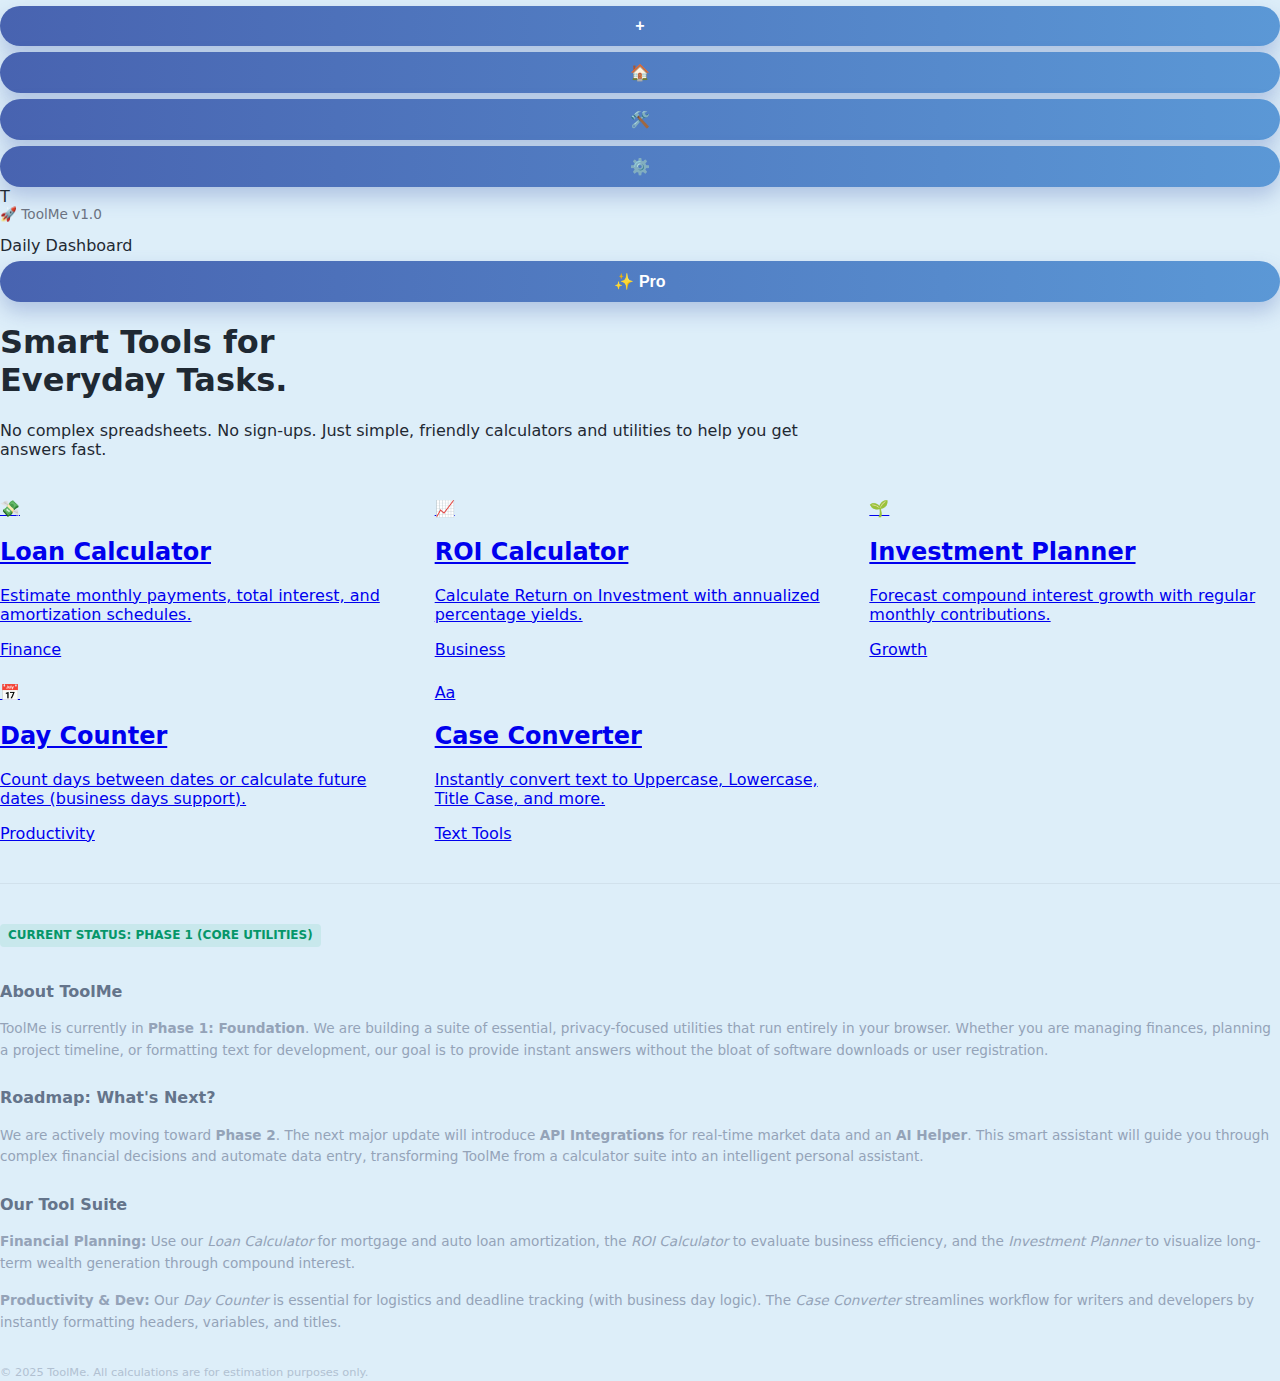
<file: index.html>
<!DOCTYPE html>
<html lang="en">
<head>
    <meta charset="UTF-8" />
    <title>ToolMe – Free Online Financial & Productivity Tools</title>
    <meta name="description" content="Free online calculators for loans, ROI, and investments, plus productivity tools like day counters and text case converters. Simple, fast, and mobile-friendly.">
    <meta name="viewport" content="width=device-width, initial-scale=1" />
    
    <!-- Importing the clean font -->
    <link href="https://fonts.googleapis.com/css2?family=Plus+Jakarta+Sans:wght@400;500;600;700&display=swap" rel="stylesheet">
    <link rel="stylesheet" href="style.css" />
    
    <style>
        /* Specific tweaks for this dashboard layout */
        .hero-section {
            max-width: 800px;
            margin-bottom: 40px;
        }
        
        /* Grid adjustments to fit 5 items nicely */
        .home-tools-grid {
            display: grid;
            grid-template-columns: repeat(3, 1fr); /* Default to 3 columns */
            gap: 24px;
            margin-bottom: 40px;
        }

        /* SEO Footer Styles */
        .seo-footer {
            margin-top: auto; /* Push to bottom */
            padding-top: 40px;
            border-top: 1px solid rgba(0,0,0,0.05);
            color: #94a3b8; /* Light gray */
            font-size: 0.85rem;
            line-height: 1.6;
        }

        .seo-footer h3 {
            font-size: 1rem;
            color: #64748b; /* Slightly darker gray for headers */
            margin-bottom: 12px;
            margin-top: 24px;
        }
        
        .seo-footer h3:first-child {
            margin-top: 0;
        }

        .seo-footer p {
            margin-bottom: 15px;
        }
        
        /* Highlight tag for Phase text */
        .phase-tag {
            display: inline-block;
            background: rgba(16, 185, 129, 0.1);
            color: #059669;
            padding: 2px 8px;
            border-radius: 4px;
            font-weight: 600;
            font-size: 0.75rem;
            margin-bottom: 8px;
        }

        /* Responsive Grid Logic */
        @media (max-width: 1100px) {
            .home-tools-grid {
                grid-template-columns: repeat(2, 1fr); /* 2 columns on tablets */
            }
        }

        @media (max-width: 600px) {
            .home-tools-grid {
                grid-template-columns: 1fr; /* 1 column on mobile */
            }
        }
    </style>
</head>

<body>

    <div class="home">
        <!-- The Main Glass Container -->
        <div class="app-shell">
            
            <!-- Left Sidebar -->
            <aside class="sidebar">
                <div class="sidebar-top">
                    <!-- Navigation Icons -->
                    <button class="nav-btn primary-btn" title="Add New">+</button>
                    <button class="nav-btn" onclick="window.location.href='index.html'" title="Home">🏠</button>
                    <button class="nav-btn" title="Tools">🛠️</button>
                    <button class="nav-btn" title="Settings">⚙️</button>
                </div>
                <div class="sidebar-bottom">
                    <!-- Brand Logo -->
                    <div class="nav-logo">T</div>
                </div>
            </aside>

            <!-- Main Content Area -->
            <main class="main-content">
                
                <!-- Header -->
                <header class="top-header">
                    <div class="breadcrumbs">
                        <span>🚀 ToolMe v1.0</span>
                    </div>
                    <div class="header-center">Daily Dashboard</div>
                    <button class="upgrade-btn">✨ Pro</button>
                </header>

                <!-- Hero Section (Clean, Text Only) -->
                <section class="hero-section">
                    <div class="hero-text">
                        <h1>Smart Tools for<br>Everyday Tasks.</h1>
                        <p class="hero-subtext">
                            No complex spreadsheets. No sign-ups. Just simple, friendly calculators and utilities to help you get answers fast.
                        </p>
                    </div>
                </section>

                <!-- All 5 Tools Grid -->
                <div class="home-tools-grid">
                    
                    <!-- 1. Loan Calculator -->
                    <a href="loan-calculator.html" class="home-tool-card">
                        <div class="card-icon">💸</div>
                        <div class="card-content">
                            <h2>Loan Calculator</h2>
                            <p>Estimate monthly payments, total interest, and amortization schedules.</p>
                        </div>
                        <span class="card-footer">Finance</span>
                    </a>
                    
                    <!-- 2. ROI Calculator -->
                    <a href="roi-calculator.html" class="home-tool-card">
                        <div class="card-icon">📈</div>
                        <div class="card-content">
                            <h2>ROI Calculator</h2>
                            <p>Calculate Return on Investment with annualized percentage yields.</p>
                        </div>
                        <span class="card-footer">Business</span>
                    </a>

                    <!-- 3. Investment Planner -->
                    <a href="investment-calculator.html" class="home-tool-card">
                        <div class="card-icon">🌱</div>
                        <div class="card-content">
                            <h2>Investment Planner</h2>
                            <p>Forecast compound interest growth with regular monthly contributions.</p>
                        </div>
                        <span class="card-footer">Growth</span>
                    </a>

                    <!-- 4. Day Counter -->
                    <a href="day-counter.html" class="home-tool-card">
                        <div class="card-icon">📅</div>
                        <div class="card-content">
                            <h2>Day Counter</h2>
                            <p>Count days between dates or calculate future dates (business days support).</p>
                        </div>
                        <span class="card-footer">Productivity</span>
                    </a>

                    <!-- 5. Case Converter -->
                    <a href="case-converter.html" class="home-tool-card">
                        <div class="card-icon">Aa</div>
                        <div class="card-content">
                            <h2>Case Converter</h2>
                            <p>Instantly convert text to Uppercase, Lowercase, Title Case, and more.</p>
                        </div>
                        <span class="card-footer">Text Tools</span>
                    </a>

                </div>

                <!-- SEO / About Section at the bottom -->
                <footer class="seo-footer">
                    <span class="phase-tag">CURRENT STATUS: PHASE 1 (CORE UTILITIES)</span>
                    <h3>About ToolMe</h3>
                    <p>
                        ToolMe is currently in <strong>Phase 1: Foundation</strong>. We are building a suite of essential, privacy-focused utilities that run entirely in your browser. Whether you are managing finances, planning a project timeline, or formatting text for development, our goal is to provide instant answers without the bloat of software downloads or user registration.
                    </p>
                    
                    <h3>Roadmap: What's Next?</h3>
                    <p>
                        We are actively moving toward <strong>Phase 2</strong>. The next major update will introduce <strong>API Integrations</strong> for real-time market data and an <strong>AI Helper</strong>. This smart assistant will guide you through complex financial decisions and automate data entry, transforming ToolMe from a calculator suite into an intelligent personal assistant.
                    </p>

                    <h3>Our Tool Suite</h3>
                    <p>
                        <strong>Financial Planning:</strong> Use our <em>Loan Calculator</em> for mortgage and auto loan amortization, the <em>ROI Calculator</em> to evaluate business efficiency, and the <em>Investment Planner</em> to visualize long-term wealth generation through compound interest.
                    </p>
                    <p>
                        <strong>Productivity & Dev:</strong> Our <em>Day Counter</em> is essential for logistics and deadline tracking (with business day logic). The <em>Case Converter</em> streamlines workflow for writers and developers by instantly formatting headers, variables, and titles.
                    </p>
                    
                    <small style="opacity: 0.6; display: block; margin-top: 30px;">
                        © 2025 ToolMe. All calculations are for estimation purposes only.
                    </small>
                </footer>

            </main>
        </div>
    </div>

</body>
</html>
</file>
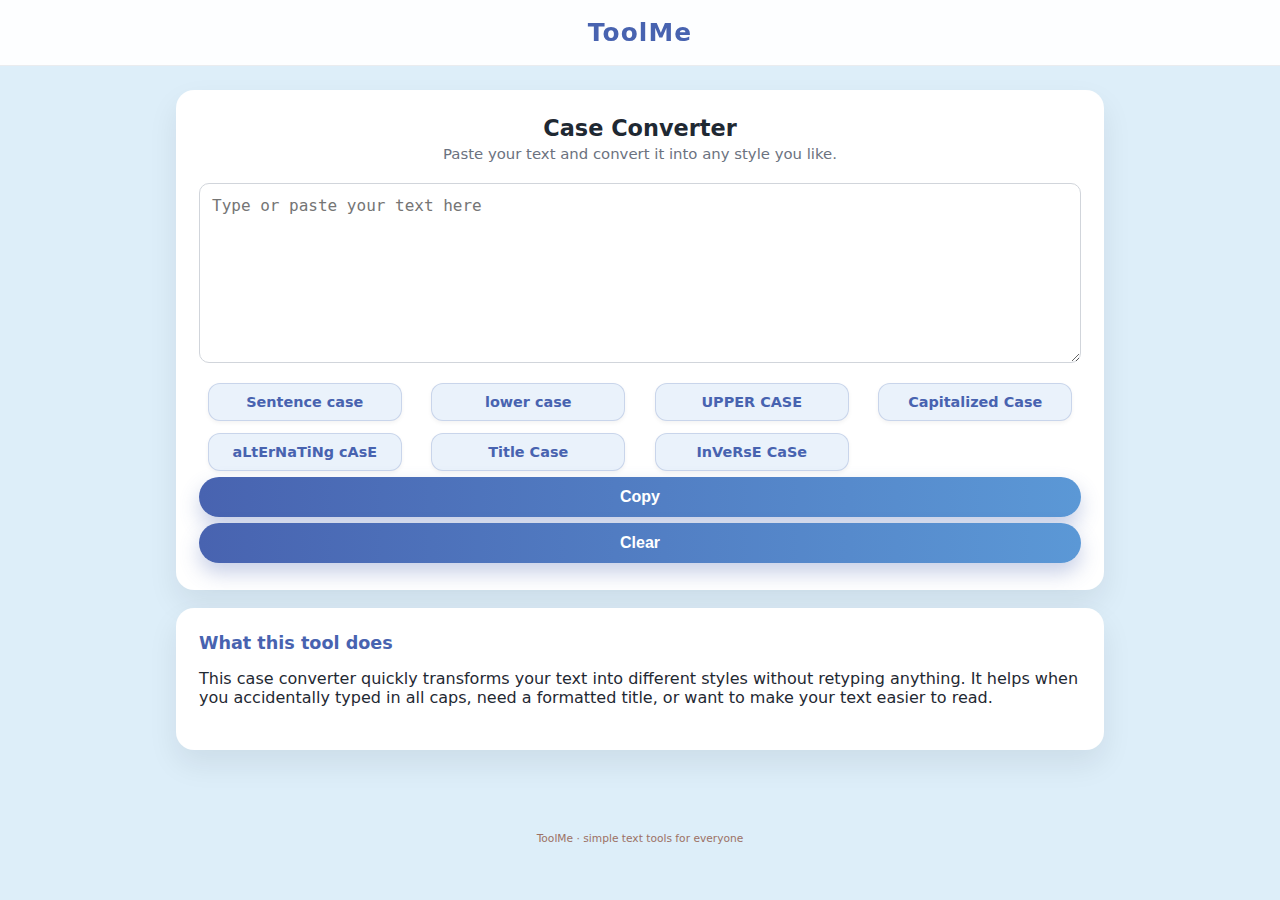
<file: case-converter.html>
<!DOCTYPE html>
<html lang="en">
<head>
  <meta charset="UTF-8">
  <title>Case Converter – Uppercase, Lowercase & More | ToolMe</title>
  <meta name="viewport" content="width=device-width, initial-scale=1">
  <meta name="description" content="Free online case converter: uppercase, lowercase, sentence case, title case, alternating case and more. Simple and fast.">
  <link rel="stylesheet" href="style.css">
</head>

<body>
<header class="site-header">
  <div class="site-header-inner center-header">
    <a href="index.html" class="logo-link">
      <div class="logo">ToolMe</div>
    </a>
  </div>
</header>

<main class="page">
  <section class="card">
    <h1 class="section-title">Case Converter</h1>
    <p class="subtitle">Paste your text and convert it into any style you like.</p>

    <div class="calculator">
      <textarea id="textInput" class="textarea" placeholder="Type or paste your text here"></textarea>

     <div class="case-buttons">
  <button type="button" class="case-btn" data-case="sentence">Sentence case</button>
  <button type="button" class="case-btn" data-case="lower">lower case</button>
  <button type="button" class="case-btn" data-case="upper">UPPER CASE</button>
  <button type="button" class="case-btn" data-case="capitalized">Capitalized Case</button>
  <button type="button" class="case-btn" data-case="alternating">aLtErNaTiNg cAsE</button>
  <button type="button" class="case-btn" data-case="title">Title Case</button>
  <button type="button" class="case-btn" data-case="inverse">InVeRsE CaSe</button>
</div>

      <div class="case-actions">
        <button id="copyBtn">Copy</button>
        <button id="clearBtn">Clear</button>
      </div>
    </div>
  </section>

  <section class="card card-info">
    <h3 class="info-title">What this tool does</h3>
    <p>
      This case converter quickly transforms your text into different styles without retyping anything.
      It helps when you accidentally typed in all caps, need a formatted title,
      or want to make your text easier to read.
    </p>
  </section>
</main>

<footer class="site-footer">
  <small>ToolMe · simple text tools for everyone</small>
</footer>

<script src="script-case.js"></script>
</body>
</html>
</file>
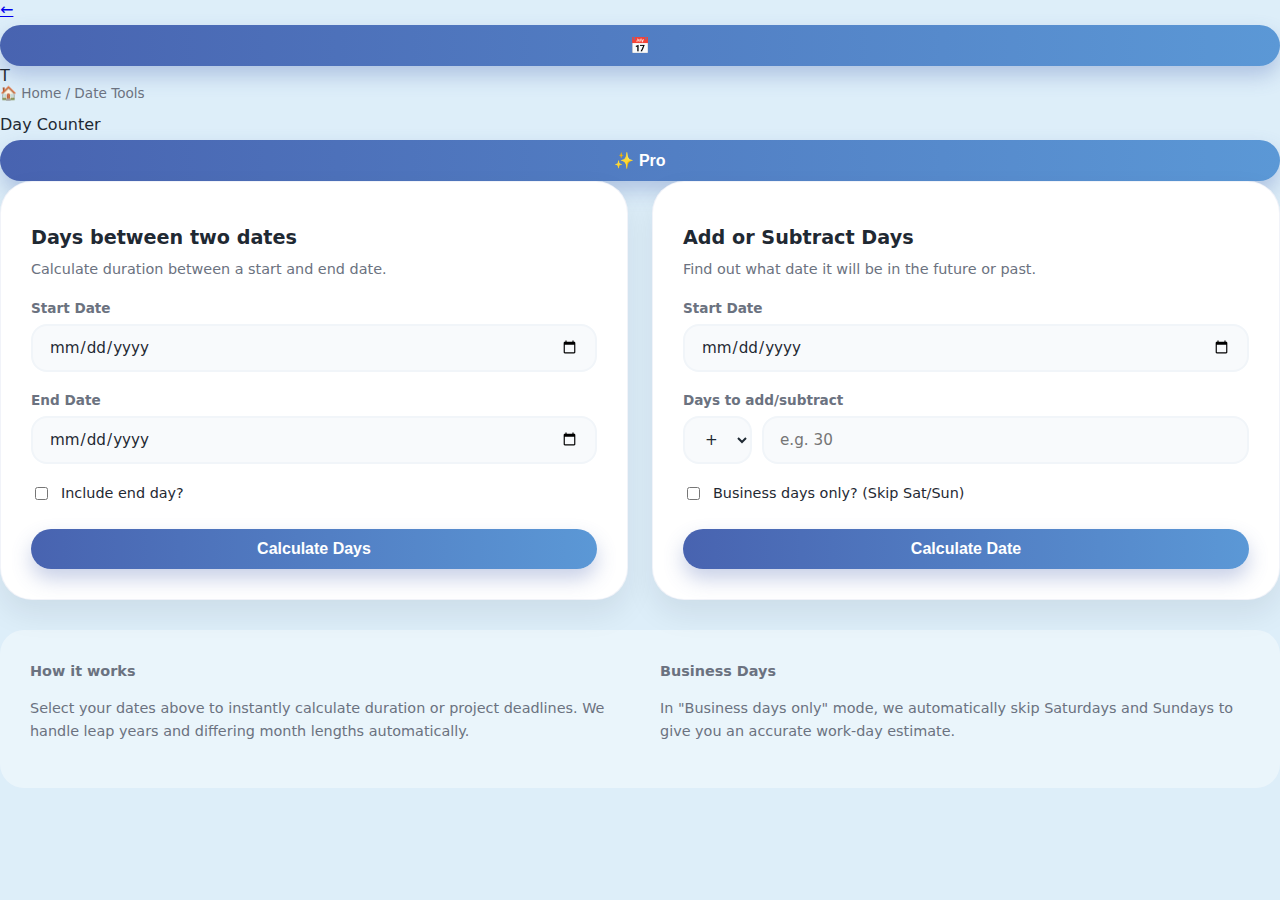
<file: day-counter.html>
<!DOCTYPE html>
<html lang="en">
<head>
  <meta charset="UTF-8" />
  <title>Day Counter – ToolMe</title>
  <meta name="viewport" content="width=device-width, initial-scale=1" />
  <link href="https://fonts.googleapis.com/css2?family=Plus+Jakarta+Sans:wght@400;500;600;700&display=swap" rel="stylesheet">
  <link rel="stylesheet" href="style.css" />

  <style>
    /* Tool Specific Grid Layout */
    .tools-row {
        display: grid;
        grid-template-columns: 1fr 1fr;
        gap: 24px;
        margin-bottom: 30px;
    }

    /* Individual Tool Card */
    .tool-card {
        background: white;
        padding: 30px;
        border-radius: 32px;
        box-shadow: var(--shadow-soft);
        display: flex;
        flex-direction: column;
        gap: 20px;
    }

    .tool-card h2 {
        font-size: 1.2rem;
        margin-bottom: 10px;
        color: var(--text-dark);
    }

    /* Input Styling */
    .input-group label {
        display: block;
        font-size: 0.85rem;
        font-weight: 600;
        margin-bottom: 8px;
        color: var(--text-muted);
    }

    .custom-input {
        width: 100%;
        padding: 12px 16px;
        border: 2px solid #f1f5f9;
        border-radius: 16px;
        font-family: inherit;
        font-size: 0.95rem;
        outline: none;
        transition: 0.2s;
        background: #f8fafc;
        color: var(--text-dark);
    }

    .custom-input:focus {
        border-color: var(--primary-dark);
        background: white;
    }

    .row-inputs {
        display: flex;
        gap: 10px;
    }

    /* Results Box */
    .result-box {
        background: #eef2ff;
        border: 1px solid #e0e7ff;
        padding: 20px;
        border-radius: 20px;
        margin-top: 10px;
    }

    .result-item {
        display: flex;
        justify-content: space-between;
        margin-bottom: 8px;
        font-size: 0.9rem;
    }
    .result-item:last-child { margin-bottom: 0; }
    .result-item strong { color: var(--primary-dark); }

    /* SEO/Info Section at bottom */
    .info-section {
        background: rgba(255,255,255,0.4);
        border-radius: 24px;
        padding: 30px;
        font-size: 0.9rem;
        line-height: 1.6;
        color: var(--text-muted);
        display: grid;
        grid-template-columns: 1fr 1fr;
        gap: 40px;
    }

    @media (max-width: 900px) {
        .tools-row, .info-section { grid-template-columns: 1fr; }
    }
  </style>
</head>

<body>

<div class="home">
    <div class="app-shell">
        
        <aside class="sidebar">
            <div class="sidebar-top">
                <a href="index.html" class="nav-btn primary-btn">←</a>
                <button class="nav-btn">📅</button>
            </div>
            <div class="sidebar-bottom">
                <div class="nav-logo">T</div>
            </div>
        </aside>

        <main class="main-content">
            
            <header class="top-header">
                <div class="breadcrumbs">
                    <a href="index.html" style="color:inherit;">🏠 Home</a> 
                    <span> / Date Tools</span>
                </div>
                <div class="header-center">Day Counter</div>
                <button class="upgrade-btn">✨ Pro</button>
            </header>

            <div class="tools-row">
                
                <section class="tool-card">
                    <div>
                        <h2>Days between two dates</h2>
                        <p style="font-size:0.9rem; color:var(--text-muted);">Calculate duration between a start and end date.</p>
                    </div>

                    <div class="input-group">
                        <label>Start Date</label>
                        <input type="date" id="dcStartDate" class="custom-input" />
                    </div>
                    
                    <div class="input-group">
                        <label>End Date</label>
                        <input type="date" id="dcEndDate" class="custom-input" />
                    </div>

                    <label style="display:flex; align-items:center; gap:10px; font-size:0.9rem;">
                        <input type="checkbox" id="dcIncludeEnd" /> Include end day?
                    </label>

                    <button id="dcCalculateBtn" class="pill-btn dark" style="width:100%; justify-content:center;">Calculate Days</button>

                    <div id="dcResults" class="result-box" style="display:none;">
                        <div class="result-item"><span>Total days:</span> <strong id="dcTotalDays">-</strong></div>
                        <div class="result-item"><span>Weekdays:</span> <strong id="dcWeekdays">-</strong></div>
                        <div class="result-item"><span>Weekends:</span> <strong id="dcWeekendDays">-</strong></div>
                    </div>
                </section>


                <section class="tool-card">
                    <div>
                        <h2>Add or Subtract Days</h2>
                        <p style="font-size:0.9rem; color:var(--text-muted);">Find out what date it will be in the future or past.</p>
                    </div>

                    <div class="input-group">
                        <label>Start Date</label>
                        <input type="date" id="cfStartDate" class="custom-input" />
                    </div>

                    <div class="input-group">
                        <label>Days to add/subtract</label>
                        <div class="row-inputs">
                            <select id="cfDirection" class="custom-input" style="width:70px;">
                                <option value="+">+</option>
                                <option value="-">−</option>
                            </select>
                            <input type="number" id="cfDays" placeholder="e.g. 30" class="custom-input" />
                        </div>
                    </div>

                    <label style="display:flex; align-items:center; gap:10px; font-size:0.9rem;">
                        <input type="checkbox" id="cfBusinessOnly" /> Business days only? (Skip Sat/Sun)
                    </label>

                    <button id="cfCalculateBtn" class="pill-btn dark" style="width:100%; justify-content:center;">Calculate Date</button>

                    <div id="cfResults" class="result-box" style="display:none;">
                        <div class="result-item"><span>Result Date:</span> <strong id="cfResultDate">-</strong></div>
                        <div class="result-item"><span>Day of Week:</span> <strong id="cfResultDay">-</strong></div>
                    </div>
                </section>
            </div>

            <div class="info-section">
                <div>
                    <strong style="display:block; margin-bottom:10px; color:var(--text-dark);">How it works</strong>
                    <p>Select your dates above to instantly calculate duration or project deadlines. We handle leap years and differing month lengths automatically.</p>
                </div>
                <div>
                    <strong style="display:block; margin-bottom:10px; color:var(--text-dark);">Business Days</strong>
                    <p>In "Business days only" mode, we automatically skip Saturdays and Sundays to give you an accurate work-day estimate.</p>
                </div>
            </div>

        </main>
    </div>
</div>

<script src="script-daycounter.js"></script>
</body>
</html>
</file>
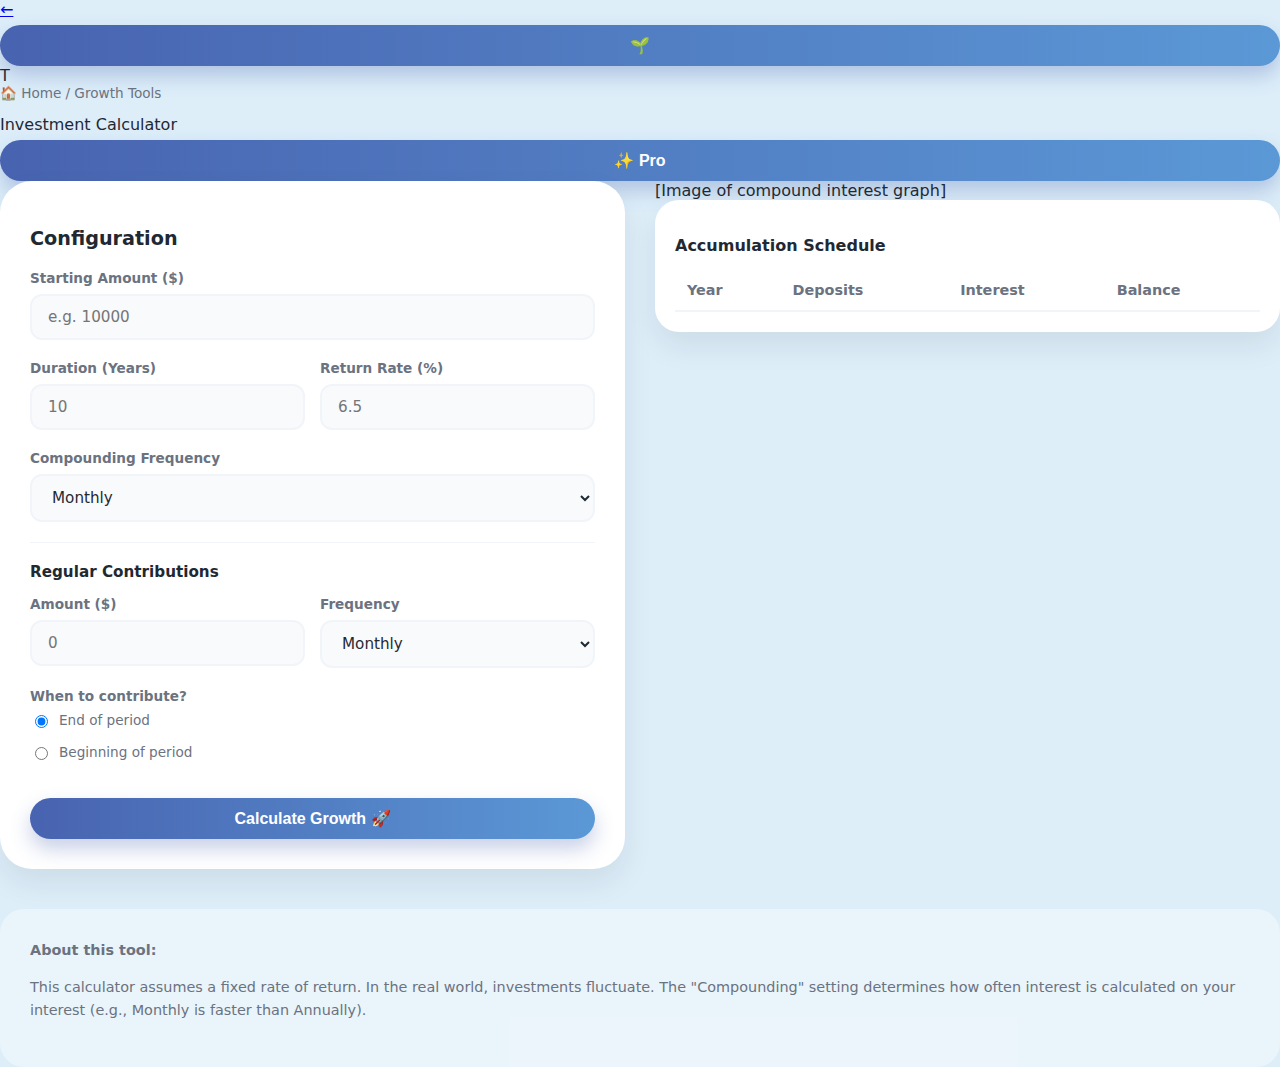
<file: investment-calculator.html>
<!DOCTYPE html>
<html lang="en">
<head>
  <meta charset="UTF-8" />
  <title>Investment Calculator – ToolMe</title>
  <meta name="viewport" content="width=device-width, initial-scale=1" />
  <link href="https://fonts.googleapis.com/css2?family=Plus+Jakarta+Sans:wght@400;500;600;700&display=swap" rel="stylesheet">
  <link rel="stylesheet" href="style.css" />

  <style>
    /* Two-Column Layout for Calculator */
    .calc-layout {
        display: grid;
        grid-template-columns: 1fr 1fr;
        gap: 30px;
        align-items: start;
    }

    /* Input Section */
    .input-card {
        background: white;
        padding: 30px;
        border-radius: 32px;
        box-shadow: var(--shadow-soft);
    }

    .input-group { margin-bottom: 20px; }
    
    .input-group label {
        display: block;
        font-size: 0.85rem;
        font-weight: 600;
        margin-bottom: 8px;
        color: var(--text-muted);
    }

    .custom-input {
        width: 100%;
        padding: 12px 16px;
        border: 2px solid #f1f5f9;
        border-radius: 12px;
        font-family: inherit;
        font-size: 0.95rem;
        outline: none;
        transition: 0.2s;
        background: #f8fafc;
        color: var(--text-dark);
    }

    .custom-input:focus {
        border-color: var(--primary-dark);
        background: white;
    }

    /* Row for shorter inputs */
    .input-row {
        display: grid;
        grid-template-columns: 1fr 1fr;
        gap: 15px;
    }

    /* Result Section */
    .result-card {
        background: var(--primary-dark);
        color: white;
        padding: 30px;
        border-radius: 32px;
        box-shadow: var(--shadow-float);
        margin-bottom: 24px;
        text-align: center;
    }

    .result-card h3 {
        font-size: 0.9rem;
        opacity: 0.8;
        margin-bottom: 10px;
        text-transform: uppercase;
        letter-spacing: 1px;
    }

    .big-balance {
        font-size: 2.5rem;
        font-weight: 700;
        margin-bottom: 20px;
        color: #fff;
    }

    .stats-grid {
        display: grid;
        grid-template-columns: 1fr 1fr 1fr;
        gap: 10px;
        border-top: 1px solid rgba(255,255,255,0.2);
        padding-top: 20px;
    }

    .stat-item span { display: block; font-size: 0.75rem; opacity: 0.7; }
    .stat-item strong { display: block; font-size: 1.1rem; margin-top: 5px; }

    /* Table Styling */
    .table-card {
        background: white;
        border-radius: 24px;
        padding: 20px;
        box-shadow: var(--shadow-soft);
        max-height: 400px;
        overflow-y: auto;
    }

    .modern-table {
        width: 100%;
        border-collapse: collapse;
        font-size: 0.9rem;
    }

    .modern-table th {
        text-align: left;
        padding: 12px;
        border-bottom: 2px solid #f1f5f9;
        color: var(--text-muted);
        font-weight: 600;
        position: sticky;
        top: 0;
        background: white;
    }

    .modern-table td {
        padding: 12px;
        border-bottom: 1px solid #f1f5f9;
        color: var(--text-dark);
    }

    /* Radio Group */
    .radio-group {
        display: flex;
        flex-direction: column;
        gap: 8px;
        margin-top: 8px;
    }
    .radio-group label {
        display: flex;
        align-items: center;
        gap: 8px;
        font-weight: 400;
        cursor: pointer;
    }

    /* SEO Info */
    .info-section {
        margin-top: 40px;
        background: rgba(255,255,255,0.4);
        border-radius: 24px;
        padding: 30px;
        color: var(--text-muted);
        font-size: 0.9rem;
        line-height: 1.6;
    }

    @media (max-width: 900px) {
        .calc-layout { grid-template-columns: 1fr; }
    }
  </style>
</head>

<body>

<div class="home">
    <div class="app-shell">
        
        <aside class="sidebar">
            <div class="sidebar-top">
                <a href="index.html" class="nav-btn primary-btn">←</a>
                <button class="nav-btn">🌱</button>
            </div>
            <div class="sidebar-bottom">
                <div class="nav-logo">T</div>
            </div>
        </aside>

        <main class="main-content">
            
            <header class="top-header">
                <div class="breadcrumbs">
                    <a href="index.html" style="color:inherit;">🏠 Home</a> 
                    <span> / Growth Tools</span>
                </div>
                <div class="header-center">Investment Calculator</div>
                <button class="upgrade-btn">✨ Pro</button>
            </header>

            <div class="calc-layout">
                
                <div class="input-card">
                    <h2 style="margin-bottom: 20px; font-size:1.2rem;">Configuration</h2>
                    
                    <div class="input-group">
                        <label>Starting Amount ($)</label>
                        <input type="number" id="invStart" class="custom-input" placeholder="e.g. 10000" />
                    </div>

                    <div class="input-row">
                        <div class="input-group">
                            <label>Duration (Years)</label>
                            <input type="number" id="invYears" class="custom-input" placeholder="10" />
                        </div>
                        <div class="input-group">
                            <label>Return Rate (%)</label>
                            <input type="number" id="invRate" class="custom-input" placeholder="6.5" />
                        </div>
                    </div>

                    <div class="input-group">
                        <label>Compounding Frequency</label>
                        <select id="invCompound" class="custom-input">
                            <option value="annually">Annually</option>
                            <option value="monthly" selected>Monthly</option>
                        </select>
                    </div>

                    <hr style="border:0; border-top:1px solid #f1f5f9; margin: 20px 0;">
                    
                    <h3 style="font-size:0.95rem; margin-bottom:15px;">Regular Contributions</h3>

                    <div class="input-row">
                        <div class="input-group">
                            <label>Amount ($)</label>
                            <input type="number" id="invContribution" class="custom-input" placeholder="0" />
                        </div>
                        <div class="input-group">
                            <label>Frequency</label>
                            <select id="invContributionFreq" class="custom-input">
                                <option value="monthly" selected>Monthly</option>
                                <option value="yearly">Yearly</option>
                            </select>
                        </div>
                    </div>

                    <div class="input-group">
                        <label>When to contribute?</label>
                        <div class="radio-group">
                            <label><input type="radio" name="invTiming" value="end" checked /> End of period</label>
                            <label><input type="radio" name="invTiming" value="beginning" /> Beginning of period</label>
                        </div>
                    </div>

                    <button id="invCalcBtn" class="pill-btn dark" style="width:100%; justify-content:center; margin-top:10px;">Calculate Growth 🚀</button>
                </div>

                <div class="right-column">
                    
                    <div id="invResults" class="result-card" style="display:none;">
                        <h3>Estimated End Balance</h3>
                        <div class="big-balance" id="invEndBalance">$0.00</div>
                        
                        <div class="stats-grid">
                            <div class="stat-item">
                                <span>Principal</span>
                                <strong id="invStartOut">$0</strong>
                            </div>
                            <div class="stat-item">
                                <span>Contributions</span>
                                <strong id="invTotalContrib">$0</strong>
                            </div>
                            <div class="stat-item">
                                <span>Interest</span>
                                <strong id="invTotalInterest">$0</strong>
                            </div>
                        </div>
                    </div>

                    

[Image of compound interest graph]

                    <div class="table-card">
                        <h3 style="margin-bottom:15px; font-size:1rem;">Accumulation Schedule</h3>
                        <table class="modern-table" id="invScheduleTable">
                            <thead>
                                <tr>
                                    <th>Year</th>
                                    <th>Deposits</th>
                                    <th>Interest</th>
                                    <th>Balance</th>
                                </tr>
                            </thead>
                            <tbody>
                                </tbody>
                        </table>
                    </div>

                </div>
            </div>

            <div class="info-section">
                <strong>About this tool:</strong>
                <p>This calculator assumes a fixed rate of return. In the real world, investments fluctuate. The "Compounding" setting determines how often interest is calculated on your interest (e.g., Monthly is faster than Annually).</p>
            </div>

        </main>
    </div>
</div>

<script src="script-investment.js"></script>
</body>
</html>
</file>
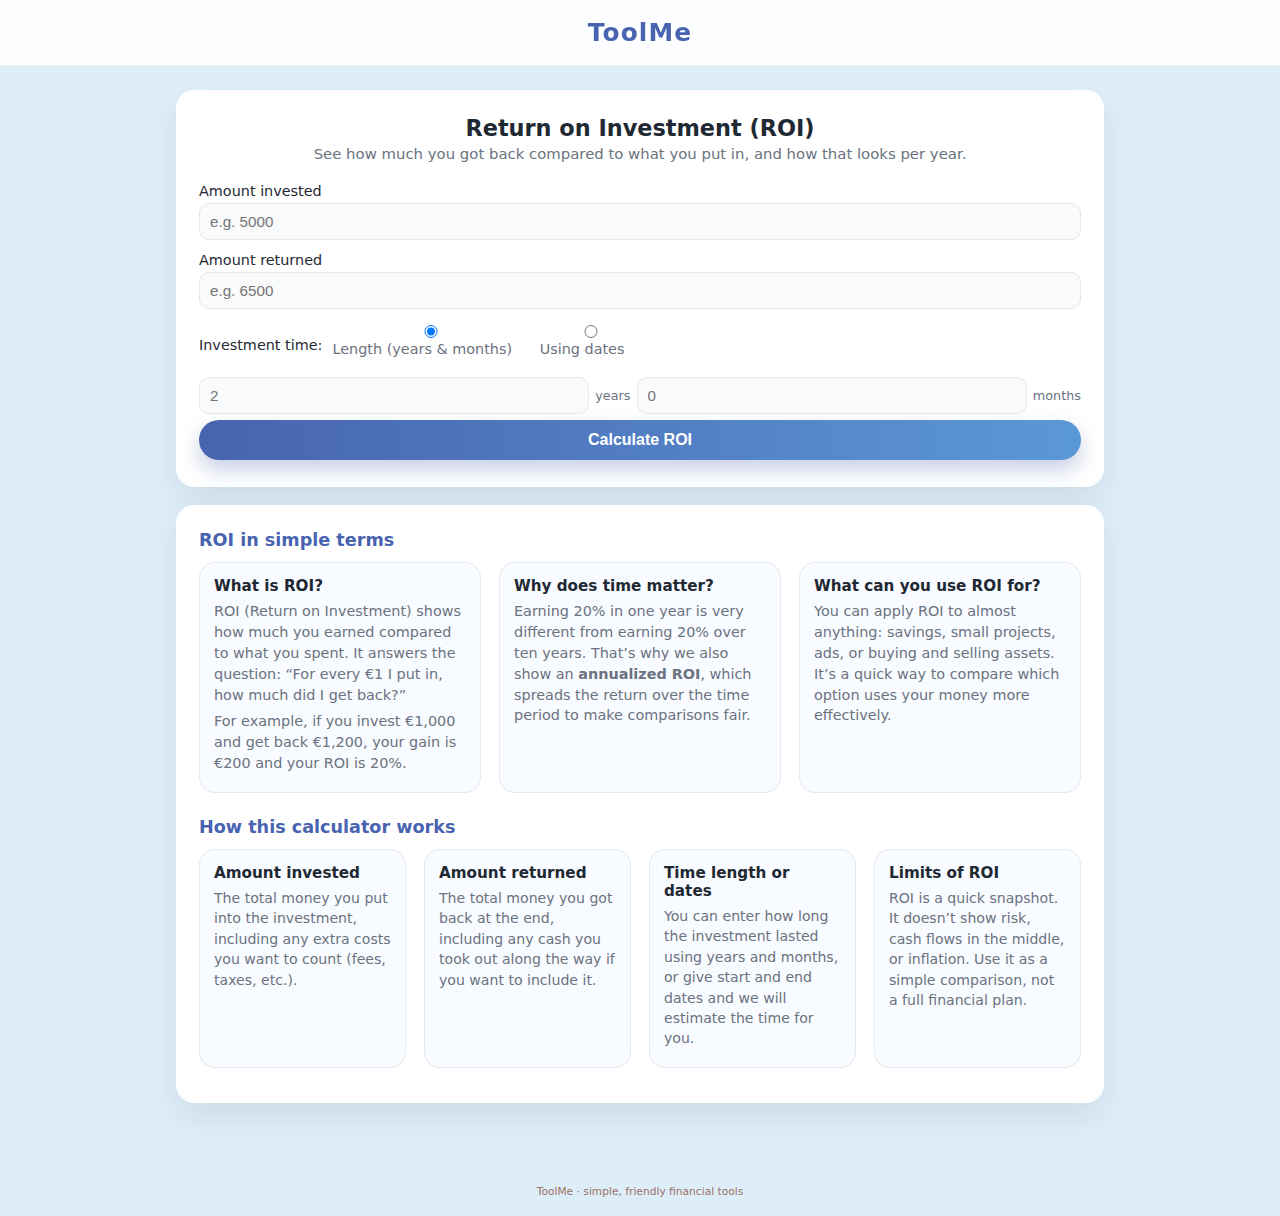
<file: roi-calculator.html>
<!DOCTYPE html>
<html lang="en">
<head>
  <meta charset="UTF-8" />
  <title>ROI Calculator – ToolMe</title>
  <meta name="viewport" content="width=device-width, initial-scale=1" />
  <link rel="stylesheet" href="style.css" />
</head>

<body>
  <!-- Header with centered ToolMe -->
  <header class="site-header">
    <div class="site-header-inner center-header">
      <a href="index.html" class="logo-link">
        <div class="logo">ToolMe</div>
      </a>
    </div>
  </header>

  <main class="page">
    <!-- ROI Calculator Card -->
    <section class="card">
      <h2 class="section-title">Return on Investment (ROI)</h2>
      <p class="subtitle">
        See how much you got back compared to what you put in, and how that looks per year.
      </p>

      <div class="calculator">
        <label>
          Amount invested
          <input type="number" id="amountInvested" placeholder="e.g. 5000" />
        </label>

        <label>
          Amount returned
          <input type="number" id="amountReturned" placeholder="e.g. 6500" />
        </label>

        <!-- Time input mode toggle -->
        <div class="roi-time-toggle">
          <span>Investment time:</span>
          <label class="roi-toggle-option">
            <input type="radio" name="timeMode" value="length" checked />
            Length (years & months)
          </label>
          <label class="roi-toggle-option">
            <input type="radio" name="timeMode" value="dates" />
            Using dates
          </label>
        </div>

        <!-- Length mode -->
        <div id="timeLengthBlock">
          <div class="term-fields">
            <input type="number" id="timeYears" placeholder="2" />
            <span class="term-unit">years</span>
            <input type="number" id="timeMonths" placeholder="0" />
            <span class="term-unit">months</span>
          </div>
        </div>

        <!-- Dates mode -->
        <div id="timeDatesBlock" style="display:none;">
          <div class="grid-2">
            <label>
              Start date
              <input type="date" id="startDate" />
            </label>
            <label>
              End date
              <input type="date" id="endDate" />
            </label>
          </div>
          <p class="small-hint">
            We use the dates to estimate how many years the investment lasted.
          </p>
        </div>

        <button id="calcRoiBtn">Calculate ROI</button>

        <div id="roiResults" class="results" style="display:none;">
          <p>
            ROI:
            <strong id="roiPercent"></strong>
          </p>
          <p>
            Total gain (amount returned − amount invested):
            <strong id="roiGain"></strong>
          </p>
          <p>
            Investment time:
            <strong id="roiYearsText"></strong>
          </p>
          <p>
            Annualized ROI:
            <strong id="roiAnnual"></strong>
          </p>
        </div>
      </div>
    </section>

    <!-- Explanation card -->
    <section class="card card-info">
      <h3 class="info-title">ROI in simple terms</h3>

      <div class="info-grid">
        <div class="info-block">
          <h4>What is ROI?</h4>
          <p>
            ROI (Return on Investment) shows how much you earned compared to what you spent.
            It answers the question: “For every €1 I put in, how much did I get back?”
          </p>
          <p>
            For example, if you invest €1,000 and get back €1,200, your gain is €200 and
            your ROI is 20%.
          </p>
        </div>

        <div class="info-block">
          <h4>Why does time matter?</h4>
          <p>
            Earning 20% in one year is very different from earning 20% over ten years.
            That’s why we also show an <strong>annualized ROI</strong>, which spreads
            the return over the time period to make comparisons fair.
          </p>
        </div>

        <div class="info-block">
          <h4>What can you use ROI for?</h4>
          <p>
            You can apply ROI to almost anything: savings, small projects, ads, or
            buying and selling assets. It’s a quick way to compare which option
            uses your money more effectively.
          </p>
        </div>
      </div>

      <h3 class="info-title basics-title">How this calculator works</h3>
      <div class="info-grid basics-grid">
        <div class="info-block small">
          <h4>Amount invested</h4>
          <p>
            The total money you put into the investment, including any extra costs
            you want to count (fees, taxes, etc.).
          </p>
        </div>

        <div class="info-block small">
          <h4>Amount returned</h4>
          <p>
            The total money you got back at the end, including any cash you took
            out along the way if you want to include it.
          </p>
        </div>

        <div class="info-block small">
          <h4>Time length or dates</h4>
          <p>
            You can enter how long the investment lasted using years and months,
            or give start and end dates and we will estimate the time for you.
          </p>
        </div>

        <div class="info-block small">
          <h4>Limits of ROI</h4>
          <p>
            ROI is a quick snapshot. It doesn’t show risk, cash flows in the
            middle, or inflation. Use it as a simple comparison, not a full
            financial plan.
          </p>
        </div>
      </div>
    </section>
  </main>

  <footer class="site-footer">
    <small>ToolMe · simple, friendly financial tools</small>
  </footer>

  <script src="script-roi.js"></script>
</body>
</html>
</file>
<file: style.css>
:root {
  --blue-dark: #4863b0;
  --blue: #5b98d6;
  --blue-soft: #ddeef9;
  --blue-light: #8ab6e8;
  --green-soft: #cad890;
  --green: #9fc164;
  --brown: #9c7165;

  --bg: var(--blue-soft);
  --card-bg: #ffffff;
  --text-main: #1f2933;
  --text-muted: #6b7280;
  --border-soft: #e5e7eb;
  --radius-lg: 18px;
  --shadow-soft: 0 14px 30px rgba(15, 23, 42, 0.08);
}

*,
*::before,
*::after {
  box-sizing: border-box;
}

body {
  margin: 0;
  font-family: system-ui, -apple-system, BlinkMacSystemFont, "Segoe UI",
    sans-serif;
  background: var(--bg);
  color: var(--text-main);
}

/* Header */

.site-header {
  position: sticky;
  top: 0;
  z-index: 10;
  background: #ffffffee;
  backdrop-filter: blur(16px);
  border-bottom: 1px solid rgba(229, 231, 235, 0.8);
}

.site-header-inner {
  max-width: 960px;
  margin: 0 auto;
  padding: 12px 16px;
  display: flex;
  justify-content: center;   /* CENTER ALWAYS */
  align-items: center;
}

.center-header {
  display: flex;
  justify-content: center;
}

.logo-link {
  text-decoration: none;
}

.logo {
  font-weight: 800;
  font-size: 1.55rem;  /* slightly bigger */
  letter-spacing: 0.045em;
  color: var(--blue-dark);
  text-align: center;
  padding: 6px 0;
}

/* Hero / home */

.hero {
  padding: 32px 16px 8px;
}

.hero-inner {
  max-width: 960px;
  margin: 0 auto;
}

.hero h1 {
  margin: 0 0 8px;
  font-size: 1.9rem;
  text-align: center;
}

.hero-subtitle {
  margin: 0 0 24px;
  text-align: center;
  color: var(--text-muted);
  font-size: 0.98rem;
}

/* Tool cards */

.tool-grid {
  display: grid;
  grid-template-columns: repeat(3, minmax(0, 1fr));
  gap: 24px;
}

.tool-card {
  position: relative;
  border-radius: 26px;
  padding: 28px 24px 26px;
  background: #ffffff;
  border: 1px solid rgba(72, 99, 176, 0.08);
  text-align: left;
  cursor: default;
  transition: transform 0.15s ease, box-shadow 0.15s ease,
    border-color 0.15s ease;
  box-shadow: 0 8px 18px rgba(15, 23, 42, 0.06);
}

.tool-card h2 {
  margin: 14px 0 10px;
  font-size: 1.25rem;
  color: var(--blue-dark);
  font-weight: 600;
}

.tool-card p {
  margin: 0;
  font-size: 0.92rem;
  color: var(--text-muted);
  line-height: 1.45;
  font-weight: 400;
}

.tool-tag {
  display: inline-block;
  padding: 5px 12px;
  border-radius: 999px;
  font-size: 0.78rem;
  font-weight: 600;
  background: rgba(91, 152, 214, 0.12);
  color: var(--blue-dark);
}

.tool-card--active {
  cursor: pointer;
}

.tool-card--active:hover {
  transform: translateY(-3px);
  box-shadow: 0 14px 32px rgba(72, 99, 176, 0.22);
  border-color: rgba(72, 99, 176, 0.22);
}

.tool-card--disabled {
  background: #f4f6f9;
  border: 1px solid rgba(156, 113, 101, 0.08);
}

.coming-soon {
  position: absolute;
  right: 20px;
  bottom: 20px;
  font-size: 0.78rem;
  font-weight: 500;
  color: var(--brown);
  background: rgba(156, 113, 101, 0.08);
  padding: 5px 12px;
  border-radius: 999px;
}

/* ROI time mode toggle */

.roi-time-toggle {
  display: flex;
  flex-wrap: wrap;
  align-items: center;
  gap: 10px;
  font-size: 0.9rem;
  margin: 12px 0 8px;
  color: var(--text-main);
}

.roi-time-toggle span {
  font-weight: 500;
}

.roi-toggle-option {
  display: inline-flex;
  align-items: center;
  gap: 4px;
  font-size: 0.88rem;
  color: var(--text-muted);
}

.roi-toggle-option input {
  margin: 0;
}
/* Small section title inside cards */
.mini-title {
  margin: 14px 0 6px;
  font-size: 0.95rem;
  font-weight: 600;
  color: var(--text-main);
}

/* Schedule table */

.schedule-wrapper {
  width: 100%;
  overflow-x: auto;
  margin-top: 10px;
}

.schedule-table {
  width: 100%;
  border-collapse: collapse;
  font-size: 0.88rem;
}

.schedule-table th,
.schedule-table td {
  padding: 6px 8px;
  border-bottom: 1px solid #e5e7eb;
  text-align: right;
}

.schedule-table th:first-child,
.schedule-table td:first-child {
  text-align: left;
}

.schedule-table thead {
  background: #f3f4f6;
  position: sticky;
  top: 0;
}

.schedule-table tr:nth-child(even) {
  background: #f9fafb;
}
/* small hint text under date inputs */
.small-hint {
  margin: 6px 0 0;
  font-size: 0.8rem;
  color: var(--text-muted);
}
/* Loan section layout */

.page {
  max-width: 960px;
  margin: 24px auto 40px;
  padding: 0 16px 40px;
}

.card {
  background: var(--card-bg);
  border-radius: var(--radius-lg);
  box-shadow: var(--shadow-soft);
  padding: 24px 22px 26px;
  border: 1px solid rgba(255, 255, 255, 0.8);
}

.section-title {
  margin: 0 0 4px;
  font-size: 1.4rem;
  text-align: center;
}

.subtitle {
  margin: 0 0 20px;
  text-align: center;
  color: var(--text-muted);
  font-size: 0.93rem;
}

/* Form */

.calculator label {
  display: block;
  font-size: 0.9rem;
  margin-bottom: 12px;
}

.calculator input,
.calculator select {
  width: 100%;
  margin-top: 4px;
  padding: 9px 10px;
  border-radius: 10px;
  border: 1px solid var(--border-soft);
  font-size: 0.95rem;
  outline: none;
  background: #f9fafb;
  transition: border-color 0.15s ease, box-shadow 0.15s ease,
    background 0.15s ease;
}

.calculator input:focus,
.calculator select:focus {
  border-color: var(--blue);
  box-shadow: 0 0 0 2px rgba(91, 152, 214, 0.15);
  background: #ffffff;
}

.grid-2 {
  display: grid;
  grid-template-columns: repeat(2, minmax(0, 1fr));
  gap: 12px;
}

/* Term fields */

.term-fields {
  display: grid;
  grid-template-columns: 1.2fr auto 1.2fr auto;
  gap: 6px;
  align-items: center;
}

.term-fields input {
  margin-top: 0;
}

.term-unit {
  font-size: 0.8rem;
  color: var(--text-muted);
}

/* Button */

button {
  width: 100%;
  margin-top: 6px;
  padding: 11px;
  border-radius: 999px;
  border: none;
  cursor: pointer;
  font-size: 1rem;
  font-weight: 600;
  background: linear-gradient(90deg, var(--blue-dark), var(--blue));
  color: #ffffff;
  box-shadow: 0 10px 20px rgba(72, 99, 176, 0.3);
  transition: transform 0.12s ease, box-shadow 0.12s ease, filter 0.12s ease;
}

button:hover {
  transform: translateY(-1px);
  box-shadow: 0 12px 26px rgba(72, 99, 176, 0.35);
  filter: brightness(1.03);
}

button:active {
  transform: translateY(0);
  box-shadow: 0 6px 14px rgba(72, 99, 176, 0.3);
}

/* Results */

.results {
  margin-top: 18px;
  padding: 14px 14px 12px;
  border-radius: 14px;
  background: linear-gradient(
    135deg,
    rgba(202, 216, 144, 0.35),
    rgba(159, 193, 100, 0.25)
  );
  border: 1px solid rgba(202, 216, 144, 0.7);
  font-size: 0.93rem;
}

.results p {
  margin: 6px 0;
}

/* Footer */

.site-footer {
  text-align: center;
  padding-bottom: 18px;
  color: var(--brown);
  font-size: 0.8rem;
}

/* Responsive */

@media (max-width: 840px) {
  .tool-grid {
    grid-template-columns: 1fr;
  }
}

@media (max-width: 640px) {
  .term-fields {
    grid-template-columns: 1.2fr auto 1.2fr auto;
  }

  .grid-2 {
    grid-template-columns: 1fr;
  }
}

/* Info / explanation section */

.card-info {
  margin-top: 18px;
}

.info-title {
  margin: 0 0 12px;
  font-size: 1.1rem;
  text-align: left;
  color: var(--blue-dark);
}

.basics-title {
  margin-top: 24px;
}

.info-grid {
  display: grid;
  grid-template-columns: repeat(3, minmax(0, 1fr));
  gap: 18px;
  margin-bottom: 8px;
}

.info-grid.basics-grid {
  grid-template-columns: repeat(4, minmax(0, 1fr));
}

.info-block {
  background: #f8fbff;
  border-radius: 16px;
  padding: 14px 14px 12px;
  border: 1px solid rgba(229, 231, 235, 0.9);
  font-size: 0.9rem;
}

.info-block.small {
  font-size: 0.88rem;
}

.info-block h4 {
  margin: 0 0 6px;
  font-size: 0.95rem;
  color: var(--text-main);
}

.info-block p {
  margin: 0 0 6px;
  color: var(--text-muted);
  line-height: 1.45;
}

.info-list-title {
  margin-top: 4px;
  font-weight: 500;
  color: var(--text-main);
  font-size: 0.85rem;
}

.info-block ul {
  margin: 0 0 6px 16px;
  padding: 0;
  color: var(--text-muted);
}
/* Breadcrumbs */

.breadcrumbs {
  font-size: 0.85rem;
  color: var(--text-muted);
  margin: 0 0 14px;
  display: flex;
  flex-wrap: wrap;
  gap: 4px;
}

.breadcrumbs a {
  color: var(--blue-dark);
  text-decoration: none;
}

.breadcrumbs a:hover {
  text-decoration: underline;
}

.breadcrumbs .current {
  font-weight: 500;
}

/* Checkbox row */

.checkbox-row {
  display: flex;
  align-items: center;
  gap: 8px;
  font-size: 0.88rem;
  margin: 10px 0 4px;
}

.checkbox-row input {
  margin: 0;
}

/* Count-from row for second calculator */

.count-from-row {
  display: flex;
  align-items: center;
  gap: 8px;
  margin: 10px 0 8px;
}

.count-from-row select {
  width: auto;
  min-width: 50px;
}

.count-from-row input[type="number"] {
  max-width: 120px;
}
.textarea {
  width: 100%;
  height: 180px;
  padding: 12px;
  border-radius: 10px;
  border: 1px solid #d1d5db;
  resize: vertical;
  font-size: 1rem;
}

/* Case Converter – Two Column Buttons */

.case-buttons {
  margin-top: 16px;
  display: grid;
  grid-template-columns: repeat(auto-fit, minmax(180px, 1fr));
  gap: 12px;
  justify-items: center;
}

.case-btn {
  all: unset; /* remove global button styling completely */
  display: block;
  text-align: center;
  padding: 10px 16px;

  /* Size */
  min-width: 160px;
  max-width: 220px;

  /* Soft rounded corners */
  border-radius: 12px;

  /* Soft blue background (no dark blue) */
  background: #eaf2fb; /* light pastel blue */

  border: 1px solid rgba(72, 99, 176, 0.20);
  color: #4863b0;
  font-size: 0.9rem;
  font-weight: 600;
  cursor: pointer;

  /* Soft shadow */
  box-shadow: 0 2px 4px rgba(0,0,0,0.05);
  transition: all 0.15s ease;
}

.case-btn:hover {
  background: #dbe8fa;
  transform: translateY(-2px);
  box-shadow: 0 6px 14px rgba(0,0,0,0.10);
}

.case-btn:active {
  transform: translateY(0);
  box-shadow: 0 2px 4px rgba(0,0,0,0.06);
}

/* make date inputs full-width on mobile */

@media (max-width: 640px) {
  .count-from-row {
    flex-wrap: wrap;
  }
}
/* Responsive layout for info section */

@media (max-width: 960px) {
  .info-grid {
    grid-template-columns: 1fr;
  }

  .info-grid.basics-grid {
    grid-template-columns: 1fr;
  }
}
</file>
